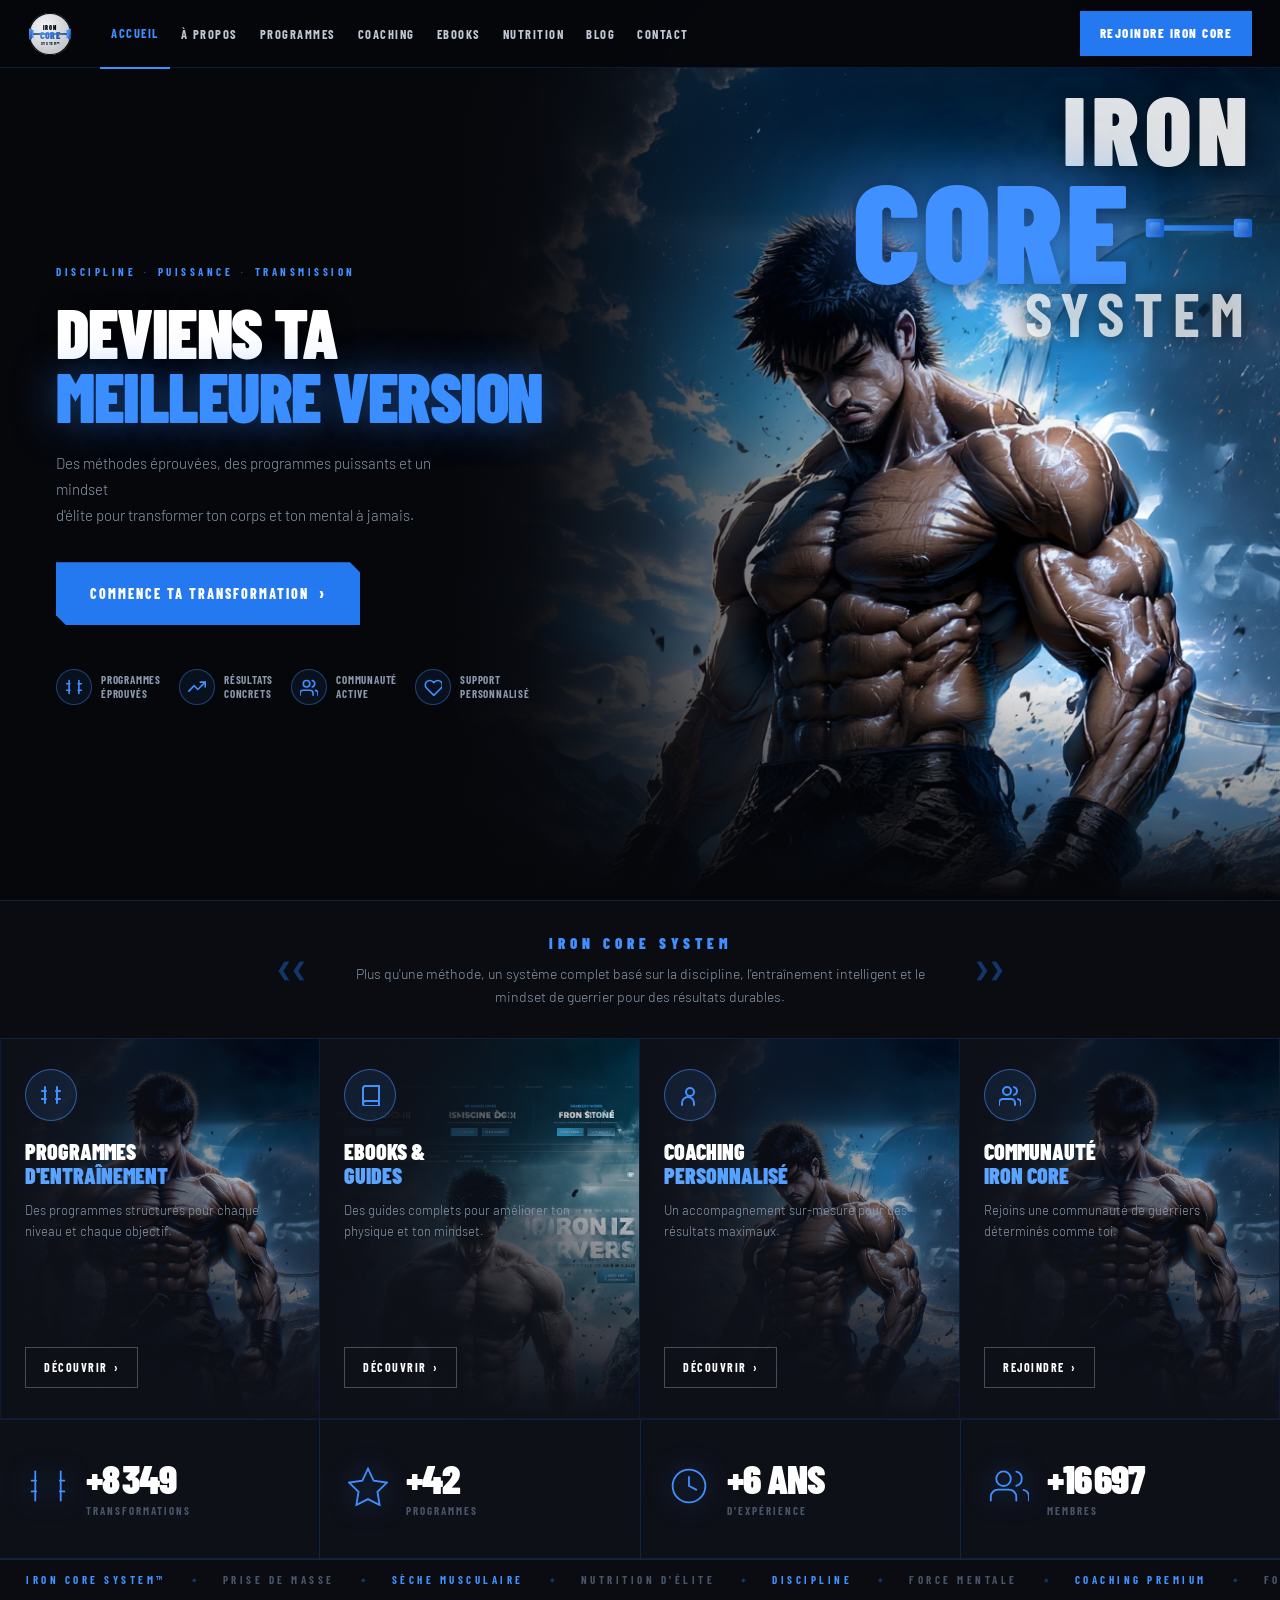
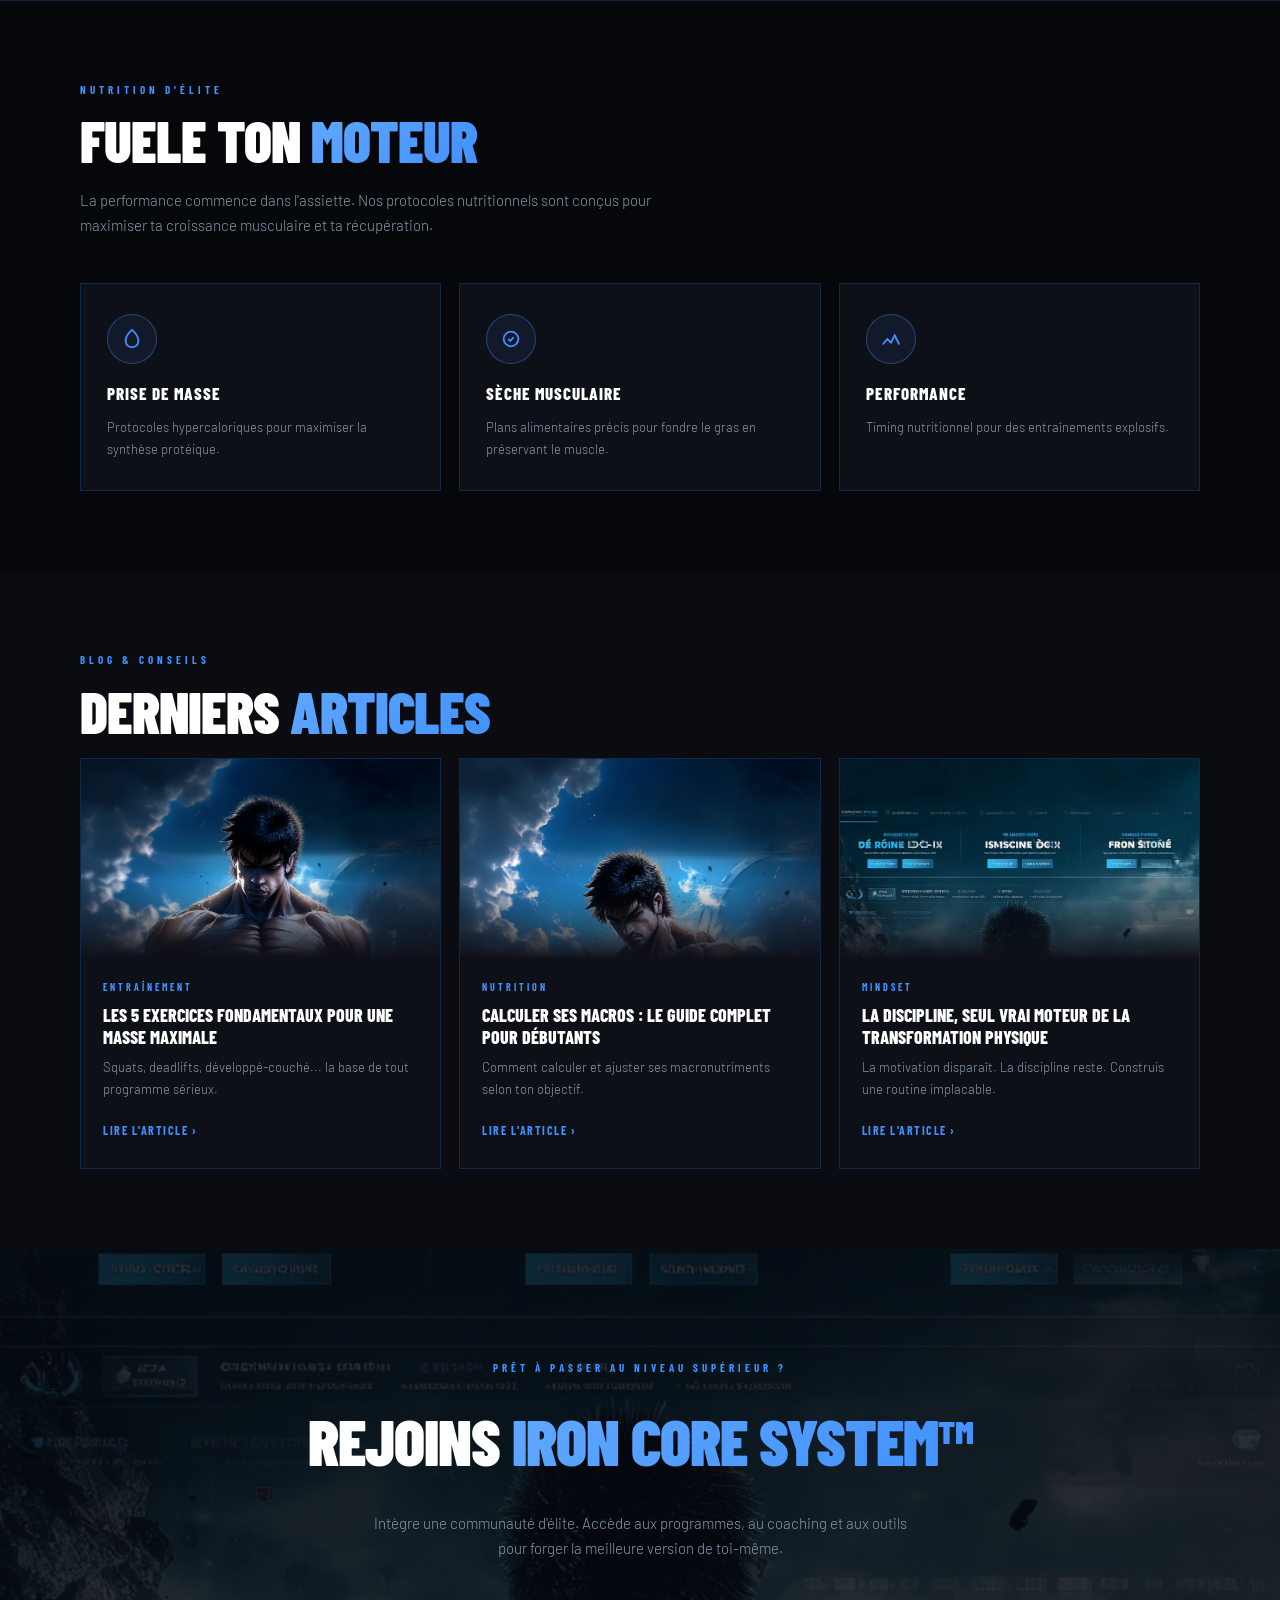
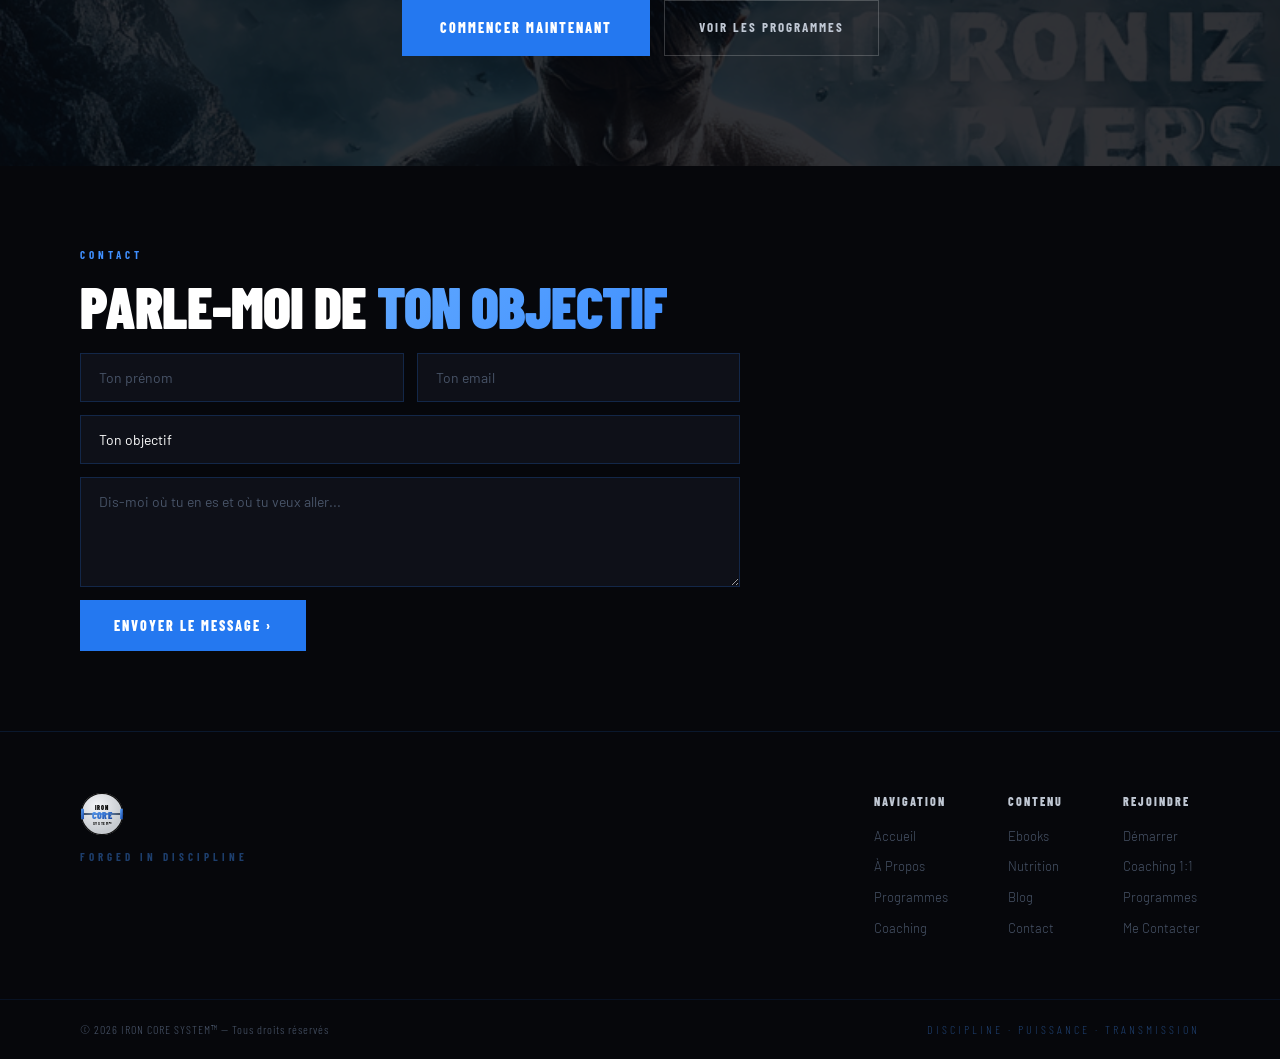
<file: iron-core-system/index.html>
<!DOCTYPE html>
<html lang="fr">
<head>
  <meta charset="UTF-8">
  <meta name="viewport" content="width=device-width, initial-scale=1.0">
  <title>IRON CORE SYSTEM™ — Deviens ta Meilleure Version</title>
  <link href="https://fonts.googleapis.com/css2?family=Barlow+Condensed:wght@300;400;700;800;900&family=Barlow:wght@300;400;500&display=swap" rel="stylesheet">
  <link rel="stylesheet" href="css/styles.css">
</head>
<body>

<!-- ═══════════════════════════ NAVBAR ═══════════════════════════ -->
<nav id="navbar">
  <div class="nav-left">
    <!-- Logo -->
    <a href="#accueil" class="logo-link">
      <svg width="44" height="44" viewBox="0 0 200 200" fill="none">
        <defs>
          <radialGradient id="lg" cx="38%" cy="32%" r="62%"><stop offset="0%" stop-color="#F4F5F8"/><stop offset="100%" stop-color="#C6CACF"/></radialGradient>
          <linearGradient id="lb" x1="0%" y1="0%" x2="100%" y2="0%"><stop offset="0%" stop-color="#0D0D0D"/><stop offset="50%" stop-color="#4090FF"/><stop offset="100%" stop-color="#0D0D0D"/></linearGradient>
          <linearGradient id="lc" x1="0%" y1="0%" x2="100%" y2="100%"><stop offset="0%" stop-color="#60A8FF"/><stop offset="100%" stop-color="#1040A0"/></linearGradient>
        </defs>
        <circle cx="100" cy="100" r="96" fill="url(#lg)"/>
        <circle cx="100" cy="100" r="94" stroke="#111" stroke-width="6" fill="none"/>
        <rect x="4" y="97" width="192" height="6" fill="url(#lb)" rx="1"/>
        <rect x="5" y="76" width="13" height="48" rx="2" fill="url(#lc)"/>
        <rect x="182" y="76" width="13" height="48" rx="2" fill="url(#lc)"/>
        <rect x="17" y="82" width="8" height="36" rx="1" fill="#4090FF"/>
        <rect x="175" y="82" width="8" height="36" rx="1" fill="#4090FF"/>
        <text x="100" y="80" text-anchor="middle" font-family="Barlow Condensed,sans-serif" font-weight="900" font-size="28" letter-spacing="4" fill="#0D0D0D">IRON</text>
        <text x="100" y="121" text-anchor="middle" font-family="Barlow Condensed,sans-serif" font-weight="900" font-size="44" letter-spacing="2" fill="url(#lc)">CORE</text>
        <text x="100" y="149" text-anchor="middle" font-family="Barlow Condensed,sans-serif" font-weight="700" font-size="20" letter-spacing="3" fill="#111">SYSTEM™</text>
      </svg>
    </a>
    <!-- Nav Links -->
    <ul class="nav-links">
      <li><a href="#accueil" class="active">ACCUEIL</a></li>
      <li><a href="#propos">À PROPOS</a></li>
      <li><a href="#programmes">PROGRAMMES</a></li>
      <li><a href="#coaching">COACHING</a></li>
      <li><a href="#ebooks">EBOOKS</a></li>
      <li><a href="#nutrition">NUTRITION</a></li>
      <li><a href="#blog">BLOG</a></li>
      <li><a href="#contact">CONTACT</a></li>
    </ul>
  </div>
  <button class="hamburger" aria-label="Menu"><span></span><span></span><span></span></button>
  <a href="#rejoindre" class="btn-nav-cta">REJOINDRE IRON CORE</a>
</nav>

<!-- ═══════════════════════════ HERO ═══════════════════════════ -->
<section class="hero" id="accueil">

  <!-- Image warrior droite -->
  <div class="hero-warrior-wrap">
    <img src="assets/images/warrior2.png" alt="Iron Core Warrior" class="hero-warrior-img">
    <!-- Dégradé : fondu gauche + fondu bas -->
    <div class="hero-warrior-fade"></div>
  </div>

  <!-- Watermark IRON CORE SYSTEM (par-dessus le warrior, côté droit) -->
  <div class="hero-brand-mark" aria-hidden="true">
    <span class="hbm-iron">IRON</span>
    <span class="hbm-core">CORE
      <svg class="hbm-dumbbell" viewBox="0 0 120 28" width="110" height="26" fill="none">
        <rect x="20" y="11" width="80" height="6" rx="1" fill="url(#dbg)"/>
        <rect x="2" y="4" width="20" height="20" rx="3" fill="url(#dbg)"/>
        <rect x="98" y="4" width="20" height="20" rx="3" fill="url(#dbg)"/>
        <rect x="6" y="8" width="12" height="12" rx="2" fill="url(#dbg2)"/>
        <rect x="102" y="8" width="12" height="12" rx="2" fill="url(#dbg2)"/>
        <defs>
          <linearGradient id="dbg" x1="0%" y1="0%" x2="100%" y2="0%"><stop offset="0%" stop-color="#4090FF"/><stop offset="100%" stop-color="#1565D8"/></linearGradient>
          <linearGradient id="dbg2" x1="0%" y1="0%" x2="100%" y2="100%"><stop offset="0%" stop-color="#60A8FF"/><stop offset="100%" stop-color="#2060D0"/></linearGradient>
        </defs>
      </svg>
    </span>
    <span class="hbm-system">SYSTEM</span>
  </div>

  <!-- Texte gauche -->
  <div class="hero-content">
    <p class="hero-eyebrow">DISCIPLINE <span class="sep-dot">•</span> PUISSANCE <span class="sep-dot">•</span> TRANSMISSION</p>

    <h1 class="hero-title">
      <span class="ht-white">DEVIENS TA</span>
      <span class="ht-blue">MEILLEURE VERSION</span>
    </h1>

    <p class="hero-desc">
      Des méthodes éprouvées, des programmes puissants et un mindset<br>
      d'élite pour transformer ton corps et ton mental à jamais.
    </p>

    <a href="#programmes" class="btn-hero-cta">
      COMMENCE TA TRANSFORMATION <span class="btn-arrow">›</span>
    </a>

    <div class="hero-badges">
      <div class="badge">
        <div class="badge-icon">
          <svg viewBox="0 0 22 22" width="18" height="18" fill="none" stroke="#4090FF" stroke-width="2" stroke-linecap="round"><path d="M5 3v16M17 3v16M2 7h4M16 7h4M2 15h4M16 15h4"/></svg>
        </div>
        <span>PROGRAMMES<br>ÉPROUVÉS</span>
      </div>
      <div class="badge">
        <div class="badge-icon">
          <svg viewBox="0 0 22 22" width="18" height="18" fill="none" stroke="#4090FF" stroke-width="2" stroke-linecap="round"><polyline points="21 5 12 14 7.5 9.5 1 16"/><polyline points="15 5 21 5 21 11"/></svg>
        </div>
        <span>RÉSULTATS<br>CONCRETS</span>
      </div>
      <div class="badge">
        <div class="badge-icon">
          <svg viewBox="0 0 22 22" width="18" height="18" fill="none" stroke="#4090FF" stroke-width="2" stroke-linecap="round"><path d="M16 21v-2a4 4 0 0 0-4-4H4a4 4 0 0 0-4 4v2"/><circle cx="8" cy="7" r="4"/><path d="M22 21v-2a4 4 0 0 0-3-3.87M15 3.13a4 4 0 0 1 0 7.75"/></svg>
        </div>
        <span>COMMUNAUTÉ<br>ACTIVE</span>
      </div>
      <div class="badge">
        <div class="badge-icon">
          <svg viewBox="0 0 22 22" width="18" height="18" fill="none" stroke="#4090FF" stroke-width="2" stroke-linecap="round"><path d="M20.84 4.61a5.5 5.5 0 0 0-7.78 0L12 5.67l-1.06-1.06a5.5 5.5 0 0 0-7.78 7.78l1.06 1.06L12 21.23l7.78-7.78 1.06-1.06a5.5 5.5 0 0 0 0-7.78z"/></svg>
        </div>
        <span>SUPPORT<br>PERSONNALISÉ</span>
      </div>
    </div>
  </div>

</section>

<!-- ═══════════════════════════ BANDE ICS ═══════════════════════════ -->
<div class="ics-band">
  <span class="ics-chevron">❮❮</span>
  <div class="ics-text">
    <p class="ics-title">IRON CORE SYSTEM</p>
    <p class="ics-desc">Plus qu'une méthode, un système complet basé sur la discipline, l'entraînement intelligent et le mindset de guerrier pour des résultats durables.</p>
  </div>
  <span class="ics-chevron">❯❯</span>
</div>

<!-- ═══════════════════════════ FEATURE CARDS ═══════════════════════════ -->
<section class="cards-section" id="programmes">
  <div class="cards-grid">

    <!-- Card 1 -->
    <div class="card" id="c1">
      <div class="card-bg" style="background-image:url('assets/images/warrior1.png')"></div>
      <div class="card-body">
        <div class="card-icon-wrap">
          <svg viewBox="0 0 22 22" width="22" height="22" fill="none" stroke="#4090FF" stroke-width="2" stroke-linecap="round"><path d="M5 3v16M17 3v16M2 7h4M16 7h4M2 15h4M16 15h4"/></svg>
        </div>
        <h3 class="card-title">PROGRAMMES<br><span class="card-blue">D'ENTRAÎNEMENT</span></h3>
        <p class="card-desc">Des programmes structurés pour chaque niveau et chaque objectif.</p>
        <a href="#programmes" class="card-cta">DÉCOUVRIR <span>›</span></a>
      </div>
    </div>

    <!-- Card 2 -->
    <div class="card" id="ebooks">
      <div class="card-bg" style="background-image:url('assets/images/warrior3.png')"></div>
      <div class="card-body">
        <div class="card-icon-wrap">
          <svg viewBox="0 0 22 22" width="22" height="22" fill="none" stroke="#4090FF" stroke-width="2" stroke-linecap="round"><path d="M4 19.5A2.5 2.5 0 0 1 6.5 17H20"/><path d="M6.5 2H20v20H6.5A2.5 2.5 0 0 1 4 19.5v-15A2.5 2.5 0 0 1 6.5 2z"/></svg>
        </div>
        <h3 class="card-title">EBOOKS &amp;<br><span class="card-blue">GUIDES</span></h3>
        <p class="card-desc">Des guides complets pour améliorer ton physique et ton mindset.</p>
        <a href="#ebooks" class="card-cta">DÉCOUVRIR <span>›</span></a>
      </div>
    </div>

    <!-- Card 3 -->
    <div class="card" id="coaching">
      <div class="card-bg" style="background-image:url('assets/images/warrior2.png')"></div>
      <div class="card-body">
        <div class="card-icon-wrap">
          <svg viewBox="0 0 22 22" width="22" height="22" fill="none" stroke="#4090FF" stroke-width="2" stroke-linecap="round"><circle cx="11" cy="8" r="4"/><path d="M3 21v-2a6 6 0 0 1 12 0v2"/></svg>
        </div>
        <h3 class="card-title">COACHING<br><span class="card-blue">PERSONNALISÉ</span></h3>
        <p class="card-desc">Un accompagnement sur-mesure pour des résultats maximaux.</p>
        <a href="#coaching" class="card-cta">DÉCOUVRIR <span>›</span></a>
      </div>
    </div>

    <!-- Card 4 -->
    <div class="card">
      <div class="card-bg" style="background-image:url('assets/images/warrior1.png'); background-position: 60% top;"></div>
      <div class="card-body">
        <div class="card-icon-wrap">
          <svg viewBox="0 0 22 22" width="22" height="22" fill="none" stroke="#4090FF" stroke-width="2" stroke-linecap="round"><path d="M16 21v-2a4 4 0 0 0-4-4H4a4 4 0 0 0-4 4v2"/><circle cx="8" cy="7" r="4"/><path d="M22 21v-2a4 4 0 0 0-3-3.87M15 3.13a4 4 0 0 1 0 7.75"/></svg>
        </div>
        <h3 class="card-title">COMMUNAUTÉ<br><span class="card-blue">IRON CORE</span></h3>
        <p class="card-desc">Rejoins une communauté de guerriers déterminés comme toi.</p>
        <a href="#rejoindre" class="card-cta">REJOINDRE <span>›</span></a>
      </div>
    </div>

  </div>
</section>

<!-- ═══════════════════════════ STATS ═══════════════════════════ -->
<section class="stats-bar">
  <div class="stat-item">
    <div class="stat-ico">
      <svg viewBox="0 0 44 44" width="40" height="40" fill="none" stroke="#4090FF" stroke-width="2" stroke-linecap="round"><path d="M8 6v32M36 6v32M4 16h5M35 16h5M4 28h5M35 28h5"/></svg>
    </div>
    <div class="stat-text">
      <p class="stat-num">+10 000</p>
      <p class="stat-lbl">TRANSFORMATIONS</p>
    </div>
  </div>
  <div class="stat-divider"></div>
  <div class="stat-item">
    <div class="stat-ico">
      <svg viewBox="0 0 44 44" width="40" height="40" fill="none" stroke="#4090FF" stroke-width="2" stroke-linecap="round"><polygon points="22 3 28.2 16.1 42.8 18.2 32.4 28.3 34.8 42.9 22 36.4 9.2 42.9 11.6 28.3 1.2 18.2 15.8 16.1 22 3"/></svg>
    </div>
    <div class="stat-text">
      <p class="stat-num">+50</p>
      <p class="stat-lbl">PROGRAMMES</p>
    </div>
  </div>
  <div class="stat-divider"></div>
  <div class="stat-item">
    <div class="stat-ico">
      <svg viewBox="0 0 44 44" width="40" height="40" fill="none" stroke="#4090FF" stroke-width="2" stroke-linecap="round"><circle cx="22" cy="22" r="18"/><polyline points="22 12 22 22 30 26"/></svg>
    </div>
    <div class="stat-text">
      <p class="stat-num">+7 ANS</p>
      <p class="stat-lbl">D'EXPÉRIENCE</p>
    </div>
  </div>
  <div class="stat-divider"></div>
  <div class="stat-item">
    <div class="stat-ico">
      <svg viewBox="0 0 44 44" width="40" height="40" fill="none" stroke="#4090FF" stroke-width="2" stroke-linecap="round"><path d="M30 38v-4a8 8 0 0 0-8-8H10a8 8 0 0 0-8 8v4"/><circle cx="16" cy="14" r="8"/><path d="M44 38v-4a8 8 0 0 0-6-7.74M30 6.26a8 8 0 0 1 0 15.5"/></svg>
    </div>
    <div class="stat-text">
      <p class="stat-num">+20 000</p>
      <p class="stat-lbl">MEMBRES</p>
    </div>
  </div>
</section>

<!-- ═══════════════════════════ TICKER ═══════════════════════════ -->
<div class="ticker">
  <div class="ticker-track">
    <span class="tk-blue">Iron Core System™</span><span class="tk-sep">◆</span>
    <span class="tk-dim">Prise de Masse</span><span class="tk-sep">◆</span>
    <span class="tk-blue">Sèche Musculaire</span><span class="tk-sep">◆</span>
    <span class="tk-dim">Nutrition d'Élite</span><span class="tk-sep">◆</span>
    <span class="tk-blue">Discipline</span><span class="tk-sep">◆</span>
    <span class="tk-dim">Force Mentale</span><span class="tk-sep">◆</span>
    <span class="tk-blue">Coaching Premium</span><span class="tk-sep">◆</span>
    <span class="tk-dim">Forged in Discipline</span><span class="tk-sep">◆</span>
    <span class="tk-blue">Iron Core System™</span><span class="tk-sep">◆</span>
    <span class="tk-dim">Prise de Masse</span><span class="tk-sep">◆</span>
    <span class="tk-blue">Sèche Musculaire</span><span class="tk-sep">◆</span>
    <span class="tk-dim">Nutrition d'Élite</span><span class="tk-sep">◆</span>
    <span class="tk-blue">Discipline</span><span class="tk-sep">◆</span>
    <span class="tk-dim">Force Mentale</span><span class="tk-sep">◆</span>
    <span class="tk-blue">Coaching Premium</span><span class="tk-sep">◆</span>
    <span class="tk-dim">Forged in Discipline</span><span class="tk-sep">◆</span>
  </div>
</div>

<!-- ═══════════════════════════ SECTIONS SUPPLÉMENTAIRES ═══════════════════════════ -->
<section class="extra-section" id="nutrition">
  <div class="extra-inner">
    <div class="section-tag">NUTRITION D'ÉLITE</div>
    <h2 class="section-h2">FUELE TON <span class="blue-g">MOTEUR</span></h2>
    <p class="section-p">La performance commence dans l'assiette. Nos protocoles nutritionnels sont conçus pour maximiser ta croissance musculaire et ta récupération.</p>
    <div class="nutri-grid">
      <div class="nutri-card"><div class="ni"><svg viewBox="0 0 24 24" width="22" height="22" fill="none" stroke="#4090FF" stroke-width="2"><path d="M12 2C12 2 5 8 5 14a7 7 0 0 0 14 0C19 8 12 2 12 2z"/></svg></div><h4>Prise de Masse</h4><p>Protocoles hypercaloriques pour maximiser la synthèse protéique.</p></div>
      <div class="nutri-card"><div class="ni"><svg viewBox="0 0 24 24" width="22" height="22" fill="none" stroke="#4090FF" stroke-width="2"><circle cx="12" cy="12" r="8"/><path d="M9 12l2 2 4-4"/></svg></div><h4>Sèche Musculaire</h4><p>Plans alimentaires précis pour fondre le gras en préservant le muscle.</p></div>
      <div class="nutri-card"><div class="ni"><svg viewBox="0 0 24 24" width="22" height="22" fill="none" stroke="#4090FF" stroke-width="2"><path d="M3 18l5-6 4 4 4-8 5 10"/></svg></div><h4>Performance</h4><p>Timing nutritionnel pour des entraînements explosifs.</p></div>
    </div>
  </div>
</section>

<section class="extra-section dark-s" id="blog">
  <div class="extra-inner">
    <div class="section-tag">BLOG & CONSEILS</div>
    <h2 class="section-h2">DERNIERS <span class="blue-g">ARTICLES</span></h2>
    <div class="blog-grid">
      <div class="blog-art">
        <div class="blog-img-wrap"><img src="assets/images/warrior1.png" alt="" class="blog-img"></div>
        <div class="blog-txt"><span class="blog-tag">ENTRAÎNEMENT</span><h4>Les 5 exercices fondamentaux pour une masse maximale</h4><p>Squats, deadlifts, développé-couché... la base de tout programme sérieux.</p><a href="#" class="blog-lnk">Lire l'article ›</a></div>
      </div>
      <div class="blog-art">
        <div class="blog-img-wrap"><img src="assets/images/warrior2.png" alt="" class="blog-img"></div>
        <div class="blog-txt"><span class="blog-tag">NUTRITION</span><h4>Calculer ses macros : le guide complet pour débutants</h4><p>Comment calculer et ajuster ses macronutriments selon ton objectif.</p><a href="#" class="blog-lnk">Lire l'article ›</a></div>
      </div>
      <div class="blog-art">
        <div class="blog-img-wrap"><img src="assets/images/warrior3.png" alt="" class="blog-img"></div>
        <div class="blog-txt"><span class="blog-tag">MINDSET</span><h4>La discipline, seul vrai moteur de la transformation physique</h4><p>La motivation disparaît. La discipline reste. Construis une routine implacable.</p><a href="#" class="blog-lnk">Lire l'article ›</a></div>
      </div>
    </div>
  </div>
</section>

<section class="cta-section" id="rejoindre">
  <div class="cta-bg-img" style="background-image:url('assets/images/warrior3.png')"></div>
  <div class="cta-overlay-dark"></div>
  <div class="cta-inner">
    <p class="cta-tag">PRÊT À PASSER AU NIVEAU SUPÉRIEUR ?</p>
    <h2 class="cta-h2">REJOINS <span class="blue-g">IRON CORE SYSTEM™</span></h2>
    <p class="cta-p">Intègre une communauté d'élite. Accède aux programmes, au coaching et aux outils pour forger la meilleure version de toi-même.</p>
    <div class="cta-btns">
      <a href="#contact" class="btn-cta-main">COMMENCER MAINTENANT</a>
      <a href="#programmes" class="btn-cta-ghost">VOIR LES PROGRAMMES</a>
    </div>
  </div>
</section>

<section class="extra-section" id="contact">
  <div class="extra-inner">
    <div class="section-tag">CONTACT</div>
    <h2 class="section-h2">PARLE-MOI DE <span class="blue-g">TON OBJECTIF</span></h2>
    <form class="cform" onsubmit="handleSubmit(event)">
      <div class="cform-row">
        <input type="text" placeholder="Ton prénom" class="cinput" required>
        <input type="email" placeholder="Ton email" class="cinput" required>
      </div>
      <select class="cinput"><option value="" disabled selected>Ton objectif</option><option>Prise de masse</option><option>Sèche musculaire</option><option>Remise en forme</option><option>Coaching personnalisé</option></select>
      <textarea class="cinput ctextarea" placeholder="Dis-moi où tu en es et où tu veux aller..." rows="4"></textarea>
      <button type="submit" class="btn-submit">ENVOYER LE MESSAGE ›</button>
    </form>
  </div>
</section>

<!-- FOOTER -->
<footer class="site-footer">
  <div class="footer-inner">
    <div class="footer-brand">
      <svg width="44" height="44" viewBox="0 0 200 200" fill="none"><defs><radialGradient id="fl" cx="38%" cy="32%" r="62%"><stop offset="0%" stop-color="#F4F5F8"/><stop offset="100%" stop-color="#C6CACF"/></radialGradient><linearGradient id="fb" x1="0%" y1="0%" x2="100%" y2="0%"><stop offset="0%" stop-color="#0D0D0D"/><stop offset="50%" stop-color="#4090FF"/><stop offset="100%" stop-color="#0D0D0D"/></linearGradient><linearGradient id="fc" x1="0%" y1="0%" x2="100%" y2="100%"><stop offset="0%" stop-color="#60A8FF"/><stop offset="100%" stop-color="#1040A0"/></linearGradient></defs><circle cx="100" cy="100" r="96" fill="url(#fl)"/><circle cx="100" cy="100" r="94" stroke="#111" stroke-width="6" fill="none"/><rect x="4" y="97" width="192" height="6" fill="url(#fb)" rx="1"/><rect x="5" y="76" width="13" height="48" rx="2" fill="url(#fc)"/><rect x="182" y="76" width="13" height="48" rx="2" fill="url(#fc)"/><text x="100" y="80" text-anchor="middle" font-family="Barlow Condensed,sans-serif" font-weight="900" font-size="28" letter-spacing="4" fill="#0D0D0D">IRON</text><text x="100" y="121" text-anchor="middle" font-family="Barlow Condensed,sans-serif" font-weight="900" font-size="44" letter-spacing="2" fill="url(#fc)">CORE</text><text x="100" y="149" text-anchor="middle" font-family="Barlow Condensed,sans-serif" font-weight="700" font-size="20" letter-spacing="3" fill="#111">SYSTEM™</text></svg>
      <p class="footer-motto">Forged in Discipline</p>
    </div>
    <div class="footer-cols">
      <div class="fcol"><p class="fcol-ttl">Navigation</p><a href="#accueil">Accueil</a><a href="#propos">À Propos</a><a href="#programmes">Programmes</a><a href="#coaching">Coaching</a></div>
      <div class="fcol"><p class="fcol-ttl">Contenu</p><a href="#ebooks">Ebooks</a><a href="#nutrition">Nutrition</a><a href="#blog">Blog</a><a href="#contact">Contact</a></div>
      <div class="fcol"><p class="fcol-ttl">Rejoindre</p><a href="#rejoindre">Démarrer</a><a href="#coaching">Coaching 1:1</a><a href="#programmes">Programmes</a><a href="#contact">Me Contacter</a></div>
    </div>
  </div>
  <div class="footer-bottom">
    <p>© 2026 IRON CORE SYSTEM™ — Tous droits réservés</p>
    <p class="footer-tagline-bot">DISCIPLINE · PUISSANCE · TRANSMISSION</p>
  </div>
</footer>

<script src="js/main.js"></script>
</body>
</html>
</file>
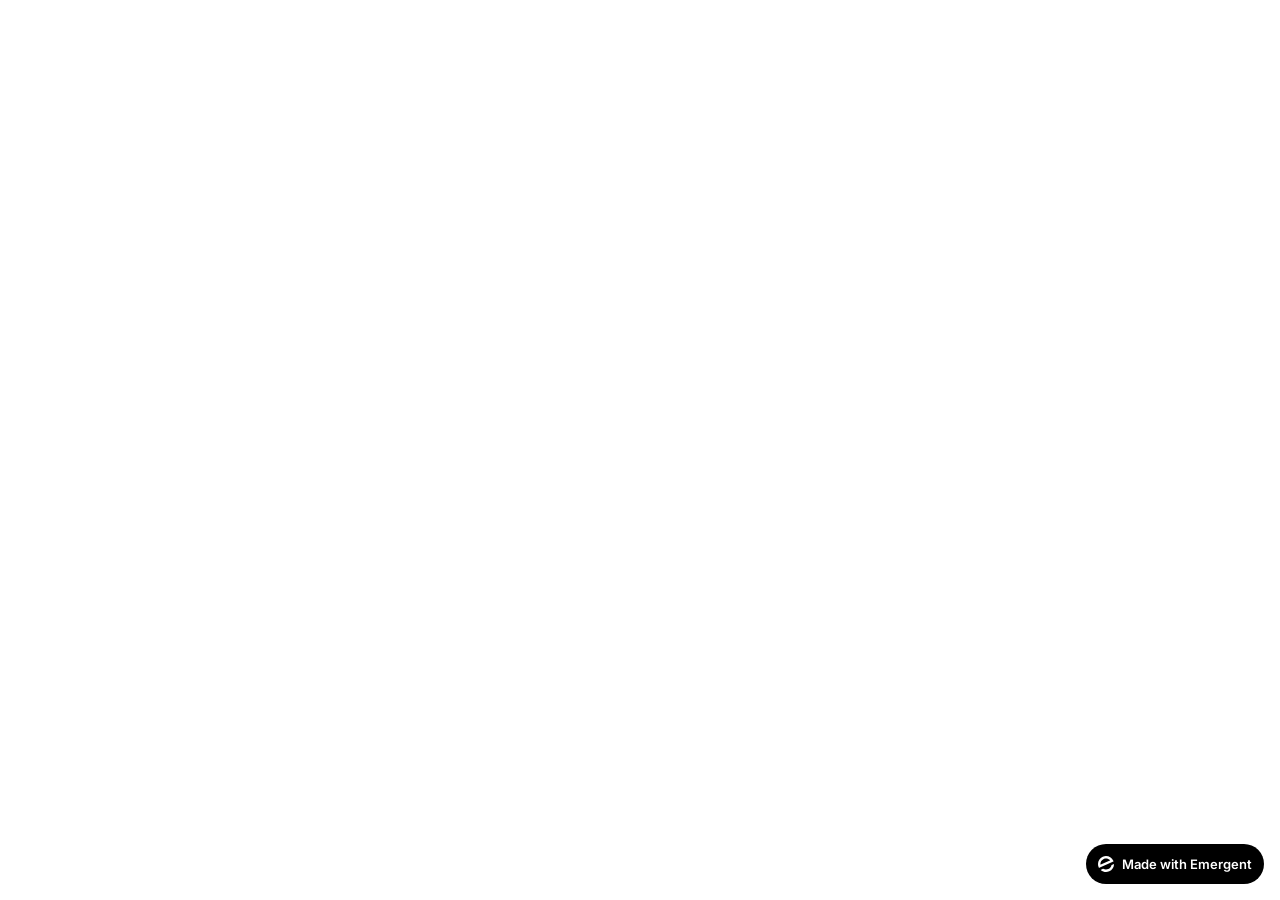
<file: frontend/public/index.html>
<!doctype html>
<html lang="fr">
    <head>
        <meta charset="utf-8" />
        <meta name="viewport" content="width=device-width, initial-scale=1, viewport-fit=cover" />
        <meta name="theme-color" content="#0A0A0A" />

        <!-- Primary SEO -->
        <title>IRON CALCULATOR — Calculateur de calories &amp; macros pour sportifs</title>
        <meta name="description" content="Calcule en quelques secondes tes besoins caloriques journaliers, ta dépense énergétique et la répartition exacte de tes macronutriments (protéines, glucides, lipides). Conçu pour les athlètes : musculation, crossfit, course à pied, endurance." />
        <meta name="keywords" content="calculateur calories, macros, nutrition sportive, musculation, crossfit, course à pied, endurance, BMR, TDEE, Mifflin-St Jeor, prise de masse, sèche, perte de poids, performance, fitness, plan nutritionnel sportif" />
        <meta name="author" content="IRON CALCULATOR" />
        <meta name="robots" content="index, follow, max-image-preview:large" />
        <link rel="canonical" href="https://iron-calculator.app/" />

        <!-- Icons -->
        <link rel="icon" type="image/svg+xml" href="%PUBLIC_URL%/favicon.svg" />
        <link rel="icon" type="image/png" sizes="192x192" href="%PUBLIC_URL%/favicon-192.png" />
        <link rel="icon" type="image/png" sizes="512x512" href="%PUBLIC_URL%/favicon-512.png" />
        <link rel="apple-touch-icon" sizes="180x180" href="%PUBLIC_URL%/apple-touch-icon.png" />
        <link rel="manifest" href="%PUBLIC_URL%/manifest.json" />

        <!-- Open Graph -->
        <meta property="og:type" content="website" />
        <meta property="og:site_name" content="IRON CALCULATOR" />
        <meta property="og:locale" content="fr_FR" />
        <meta property="og:title" content="IRON CALCULATOR — Calculateur de calories &amp; macros pour sportifs" />
        <meta property="og:description" content="Calcule tes besoins caloriques, ta dépense journalière et tes macros exactes. Conçu pour les athlètes qui ne laissent rien au hasard." />
        <meta property="og:image" content="%PUBLIC_URL%/og-image.png" />
        <meta property="og:image:width" content="1200" />
        <meta property="og:image:height" content="630" />
        <meta property="og:image:type" content="image/png" />
        <meta property="og:image:alt" content="IRON CALCULATOR — Performance Nutrition Engine" />

        <!-- Twitter -->
        <meta name="twitter:card" content="summary_large_image" />
        <meta name="twitter:title" content="IRON CALCULATOR — Calculateur de calories &amp; macros" />
        <meta name="twitter:description" content="Calcule tes besoins caloriques et tes macros exacts en quelques secondes. Pour les athlètes qui ne laissent rien au hasard." />
        <meta name="twitter:image" content="%PUBLIC_URL%/og-image.png" />
        <meta name="twitter:image:alt" content="IRON CALCULATOR — Performance Nutrition Engine" />

        <!-- Schema.org JSON-LD -->
        <script type="application/ld+json">
        {
            "@context": "https://schema.org",
            "@type": "WebApplication",
            "name": "IRON CALCULATOR",
            "description": "Calculateur de calories et de macros pour sportifs basé sur la formule Mifflin-St Jeor.",
            "applicationCategory": "HealthApplication",
            "operatingSystem": "Any",
            "inLanguage": "fr-FR",
            "offers": {
                "@type": "Offer",
                "price": "0",
                "priceCurrency": "EUR"
            }
        }
        </script>

        <!-- Fonts -->
        <link rel="preconnect" href="https://fonts.googleapis.com" />
        <link rel="preconnect" href="https://fonts.gstatic.com" crossorigin />
        <link href="https://fonts.googleapis.com/css2?family=Inter:wght@300;400;500;600;700;800&family=Bebas+Neue&family=JetBrains+Mono:wght@400;500;700&display=swap" rel="stylesheet" />

        <script>window.addEventListener("error",function(e){if(e.error instanceof DOMException&&e.error.name==="DataCloneError"&&e.message&&e.message.includes("PerformanceServerTiming")){e.stopImmediatePropagation();e.preventDefault()}},true);</script>
        <script src="https://assets.emergent.sh/scripts/emergent-main.js"></script>
    </head>
    <body>
        <noscript>You need to enable JavaScript to run this app.</noscript>
        <div id="root"></div>
        <!--
      This HTML file is a template.
      If you open it directly in the browser, you will see an empty page.

      You can add webfonts, meta tags, or analytics to this file.
      The build step will place the bundled scripts into the <body> tag.

      To begin the development, run `npm start` or `yarn start`.
      To create a production bundle, use `npm run build` or `yarn build`.
    -->
        <a
            id="emergent-badge"
            target="_blank"
            href="https://app.emergent.sh/?utm_source=emergent-badge"
            style="
                display: inline-flex !important;
                box-sizing: border-box;
                width: 178px;
                height: 40px;
                padding: 8px 12px 8px 12px;
                align-items: center !important;
                gap: 8px;
                border-radius: 50px !important;
                background: #000 !important;
                position: fixed !important;
                bottom: 16px;
                right: 16px;
                text-decoration: none;
                font-family: -apple-system, BlinkMacSystemFont,
                    &quot;Segoe UI&quot;, Roboto, Oxygen, Ubuntu, Cantarell,
                    &quot;Open Sans&quot;, &quot;Helvetica Neue&quot;,
                    sans-serif !important;
                font-size: 12px !important;
                z-index: 9999 !important;
            "
        >
            <svg xmlns="http://www.w3.org/2000/svg" width="16" height="16" viewBox="0 0 16 16" fill="none">
                <path d="M15.5702 8.13142C15.7729 8.0412 16.0007 8.18878 15.9892 8.4103C15.8374 11.3192 14.0965 14.0405 11.2531 15.3065C8.40964 16.5725 5.2224 16.0453 2.95912 14.2117C2.78676 14.072 2.82955 13.804 3.03219 13.7137L4.95677 12.8568C5.04866 12.8159 5.15446 12.823 5.24204 12.8725C6.73377 13.7153 8.59176 13.8649 10.2772 13.1145C11.9626 12.3641 13.0947 10.8833 13.4665 9.21075C13.4883 9.11256 13.5539 9.02918 13.6457 8.98827L15.5702 8.13142Z" fill="white"/>
                <path fill-rule="evenodd" clip-rule="evenodd" d="M15.3066 4.74698L15.5067 5.19653C15.5759 5.35178 15.5061 5.53366 15.3508 5.60278L1.29992 11.8586C1.14467 11.9278 0.962794 11.8579 0.893675 11.7027L0.701732 11.2716L0.693457 11.2531C-1.10317 7.21778 0.711626 2.49007 4.74692 0.693443C8.78221 -1.10318 13.51 0.711693 15.3066 4.74698ZM2.82356 8.55367C2.63552 8.63739 2.41991 8.51617 2.40853 8.31065C2.28373 6.05724 3.53858 3.85787 5.72286 2.88536C7.90715 1.91286 10.3813 2.45199 11.9724 4.05256C12.1175 4.19854 12.0633 4.43988 11.8753 4.5236L2.82356 8.55367Z" fill="white"/>
            </svg>
            <p
                style="
                    color: #FFF !important;
                    font-family: 'Inter', sans-serif !important;
                    font-size: 13px !important;
                    font-style: normal !important;
                    font-weight: 600 !important;
                    line-height: 20px !important;
                    margin: 0 !important;
                    white-space: nowrap !important;
                "
            >
                Made with Emergent
            </p>
        </a>
        <script>
            !(function (t, e) {
                var o, n, p, r;
                e.__SV ||
                    ((window.posthog = e),
                    (e._i = []),
                    (e.init = function (i, s, a) {
                        function g(t, e) {
                            var o = e.split(".");
                            2 == o.length && ((t = t[o[0]]), (e = o[1])),
                                (t[e] = function () {
                                    t.push(
                                        [e].concat(
                                            Array.prototype.slice.call(
                                                arguments,
                                                0,
                                            ),
                                        ),
                                    );
                                });
                        }
                        ((p = t.createElement("script")).type =
                            "text/javascript"),
                            (p.crossOrigin = "anonymous"),
                            (p.async = !0),
                            (p.src =
                                s.api_host.replace(
                                    ".i.posthog.com",
                                    "-assets.i.posthog.com",
                                ) + "/static/array.js"),
                            (r =
                                t.getElementsByTagName(
                                    "script",
                                )[0]).parentNode.insertBefore(p, r);
                        var u = e;
                        for (
                            void 0 !== a ? (u = e[a] = []) : (a = "posthog"),
                                u.people = u.people || [],
                                u.toString = function (t) {
                                    var e = "posthog";
                                    return (
                                        "posthog" !== a && (e += "." + a),
                                        t || (e += " (stub)"),
                                        e
                                    );
                                },
                                u.people.toString = function () {
                                    return u.toString(1) + ".people (stub)";
                                },
                                o =
                                    "init me ws ys ps bs capture je Di ks register register_once register_for_session unregister unregister_for_session Ps getFeatureFlag getFeatureFlagPayload isFeatureEnabled reloadFeatureFlags updateEarlyAccessFeatureEnrollment getEarlyAccessFeatures on onFeatureFlags onSurveysLoaded onSessionId getSurveys getActiveMatchingSurveys renderSurvey canRenderSurvey canRenderSurveyAsync identify setPersonProperties group resetGroups setPersonPropertiesForFlags resetPersonPropertiesForFlags setGroupPropertiesForFlags resetGroupPropertiesForFlags reset get_distinct_id getGroups get_session_id get_session_replay_url alias set_config startSessionRecording stopSessionRecording sessionRecordingStarted captureException loadToolbar get_property getSessionProperty Es $s createPersonProfile Is opt_in_capturing opt_out_capturing has_opted_in_capturing has_opted_out_capturing clear_opt_in_out_capturing Ss debug xs getPageViewId captureTraceFeedback captureTraceMetric".split(
                                        " ",
                                    ),
                                n = 0;
                            n < o.length;
                            n++
                        )
                            g(u, o[n]);
                        e._i.push([i, s, a]);
                    }),
                    (e.__SV = 1));
            })(document, window.posthog || []);
            posthog.init("phc_xAvL2Iq4tFmANRE7kzbKwaSqp1HJjN7x48s3vr0CMjs", {
                api_host: "https://us.i.posthog.com",
                person_profiles: "identified_only", // or 'always' to create profiles for anonymous users as well,
                session_recording: {
                    recordCrossOriginIframes: true,
                    capturePerformance: false,
                },
            });
        </script>
    </body>
</html>
</file>
<file: iron-core-system/css/styles.css>
/* ═══════════════════════════════════════════════════
   IRON CORE SYSTEM™ — Styles v3
   ═══════════════════════════════════════════════════ */

:root {
  --bg-void:  #06070B;
  --bg-deep:  #0A0C12;
  --bg-dark:  #0E1018;
  --blue-700: #1565D8;
  --blue-500: #2478F0;
  --blue-400: #4090FF;
  --blue-300: #60A8FF;
  --silver:   #C0C8D4;
  --white:    #FFFFFF;
  --text-body: #8898AA;
  --text-dim:  #485468;
  --border: rgba(36, 120, 240, 0.22);
}

*, *::before, *::after { box-sizing: border-box; margin: 0; padding: 0; }
html { scroll-behavior: smooth; }
body {
  background: var(--bg-void);
  color: var(--white);
  font-family: 'Barlow', sans-serif;
  font-weight: 300;
  line-height: 1.6;
  overflow-x: hidden;
}
img { display: block; max-width: 100%; }
a { text-decoration: none; }

/* ══════════════════════════════════════
   NAV
══════════════════════════════════════ */
#navbar {
  position: fixed; top: 0; left: 0; right: 0;
  height: 68px;
  display: flex; align-items: center; justify-content: space-between;
  padding: 0 28px;
  background: rgba(6,7,11,0.96);
  border-bottom: 1px solid rgba(36,120,240,0.18);
  backdrop-filter: blur(20px); -webkit-backdrop-filter: blur(20px);
  z-index: 999;
  transition: background 0.3s, box-shadow 0.3s;
}

.nav-left {
  display: flex; align-items: center; flex: 1;
}

.logo-link {
  display: flex; align-items: center;
  text-decoration: none; flex-shrink: 0;
  margin-right: 28px;
}

.nav-links {
  display: flex; list-style: none;
  align-items: center;
}
.nav-links li { display: flex; }
.nav-links a {
  font-family: 'Barlow Condensed', sans-serif; font-weight: 700;
  font-size: 12.5px; letter-spacing: 1.5px; text-transform: uppercase;
  color: var(--silver); text-decoration: none;
  padding: 0 11px; line-height: 68px; display: block;
  transition: color 0.2s;
  white-space: nowrap;
}
.nav-links a:hover { color: var(--blue-400); }
.nav-links a.active {
  color: var(--blue-400);
  border-bottom: 2px solid var(--blue-400);
}

.btn-nav-cta {
  font-family: 'Barlow Condensed', sans-serif; font-weight: 800;
  font-size: 13px; letter-spacing: 1.5px; text-transform: uppercase;
  color: white; background: var(--blue-500);
  padding: 12px 20px;
  text-decoration: none;
  transition: all 0.25s;
  white-space: nowrap; flex-shrink: 0;
}
.btn-nav-cta:hover {
  background: var(--blue-400);
  transform: translateY(-1px);
  box-shadow: 0 8px 28px rgba(36,120,240,0.5);
}

.hamburger {
  display: none; flex-direction: column; gap: 5px;
  background: none; border: none; cursor: pointer; padding: 4px;
}
.hamburger span { display: block; width: 24px; height: 2px; background: var(--silver); }

/* ══════════════════════════════════════
   HERO
══════════════════════════════════════ */
.hero {
  position: relative;
  min-height: 100vh;
  padding-top: 68px;
  background: var(--bg-void);
  overflow: hidden;
}

/* Warrior image — right side */
.hero-warrior-wrap {
  position: absolute;
  top: 0; right: 0; bottom: 0;
  width: 65%;
  z-index: 1;
  overflow: hidden;
}
.hero-warrior-img {
  position: absolute;
  top: 0; right: 0; bottom: 0; left: 0;
  width: 100%; height: 100%;
  object-fit: cover;
  object-position: top center;
  display: block;
}

/* Gradient fade: left blend + bottom fade */
.hero-warrior-fade {
  position: absolute; inset: 0; z-index: 2;
  background:
    linear-gradient(to right,
      var(--bg-void) 0%,
      rgba(6,7,11,0.96) 10%,
      rgba(6,7,11,0.82) 22%,
      rgba(6,7,11,0.45) 40%,
      rgba(6,7,11,0.1) 62%,
      transparent 80%),
    linear-gradient(to top,
      var(--bg-void) 0%,
      rgba(6,7,11,0.5) 10%,
      transparent 25%);
  pointer-events: none;
}

/* IRON CORE SYSTEM watermark — top right over image */
.hero-brand-mark {
  position: absolute;
  top: 88px; right: 2%;
  z-index: 3;
  pointer-events: none; user-select: none;
  display: flex; flex-direction: column;
  align-items: flex-end;
  line-height: 0.84;
}
.hbm-iron {
  font-family: 'Barlow Condensed', sans-serif; font-weight: 900;
  font-size: clamp(52px, 7.5vw, 108px);
  letter-spacing: 6px; text-transform: uppercase;
  color: rgba(255,255,255,0.88);
  text-shadow: 0 2px 30px rgba(0,0,0,0.8), 0 0 60px rgba(64,144,255,0.15);
}
.hbm-core {
  font-family: 'Barlow Condensed', sans-serif; font-weight: 900;
  font-size: clamp(70px, 11vw, 158px);
  letter-spacing: 3px; text-transform: uppercase;
  color: var(--blue-400);
  text-shadow: 0 0 60px rgba(64,144,255,0.6), 0 0 120px rgba(64,144,255,0.3), 0 2px 20px rgba(0,0,0,0.7);
  display: flex; align-items: center; gap: 12px;
}
.hbm-dumbbell { flex-shrink: 0; opacity: 0.9; }
.hbm-system {
  font-family: 'Barlow Condensed', sans-serif; font-weight: 700;
  font-size: clamp(30px, 4.8vw, 70px);
  letter-spacing: 10px; text-transform: uppercase;
  color: rgba(255,255,255,0.75);
  text-shadow: 0 2px 20px rgba(0,0,0,0.8);
}

/* Hero content — left column */
.hero-content {
  position: relative; z-index: 4;
  width: 52%;
  min-height: calc(100vh - 68px);
  padding: 72px 32px 72px 56px;
  display: flex; flex-direction: column; justify-content: center;
}

.hero-eyebrow {
  font-family: 'Barlow Condensed', sans-serif; font-weight: 700;
  font-size: 11px; letter-spacing: 3.5px; text-transform: uppercase;
  color: var(--blue-400);
  display: flex; align-items: center; gap: 8px;
  margin-bottom: 20px;
}
.sep-dot { font-size: 5px; opacity: 0.6; }

.hero-title {
  display: flex; flex-direction: column;
  margin-bottom: 22px;
}
.ht-white {
  display: block;
  font-family: 'Barlow Condensed', sans-serif; font-weight: 900;
  font-size: clamp(52px, 5.4vw, 80px);
  text-transform: uppercase;
  letter-spacing: -1.5px; line-height: 0.92;
  color: white;
  text-shadow: 0 2px 20px rgba(0,0,0,0.5);
  white-space: nowrap;
}
.ht-blue {
  display: block;
  font-family: 'Barlow Condensed', sans-serif; font-weight: 900;
  font-size: clamp(52px, 5.4vw, 80px);
  text-transform: uppercase;
  letter-spacing: -1.5px; line-height: 0.92;
  color: #3A8EFF;
  text-shadow: 0 0 40px rgba(58,142,255,0.5), 0 2px 20px rgba(0,0,0,0.4);
  white-space: nowrap;
}

.hero-desc {
  font-weight: 300; font-size: 15px;
  color: var(--text-body); line-height: 1.75;
  max-width: 400px; margin-bottom: 34px;
}

.btn-hero-cta {
  display: inline-flex; align-items: center; gap: 10px;
  font-family: 'Barlow Condensed', sans-serif; font-weight: 800;
  font-size: 14px; letter-spacing: 2px; text-transform: uppercase;
  color: white; background: var(--blue-500);
  padding: 17px 34px;
  text-decoration: none; transition: all 0.3s;
  margin-bottom: 44px; align-self: flex-start;
  clip-path: polygon(0 0, calc(100% - 10px) 0, 100% 10px, 100% 100%, 10px 100%, 0 calc(100% - 10px));
}
.btn-hero-cta:hover {
  background: var(--blue-400);
  box-shadow: 0 12px 40px rgba(36,120,240,0.55);
  transform: translateY(-2px);
}
.btn-arrow { font-size: 18px; transition: transform 0.25s; }
.btn-hero-cta:hover .btn-arrow { transform: translateX(4px); }

/* Badges row */
.hero-badges {
  display: flex; gap: 18px; flex-wrap: wrap;
}
.badge {
  display: flex; align-items: center; gap: 9px;
  font-family: 'Barlow Condensed', sans-serif; font-weight: 700;
  font-size: 11px; letter-spacing: 0.8px; text-transform: uppercase;
  color: var(--text-body); line-height: 1.3;
}
.badge-icon {
  width: 36px; height: 36px; border-radius: 50%;
  border: 1px solid rgba(64,144,255,0.38);
  background: rgba(64,144,255,0.08);
  display: flex; align-items: center; justify-content: center;
  flex-shrink: 0;
}

/* ══════════════════════════════════════
   ICS BAND
══════════════════════════════════════ */
.ics-band {
  background: var(--bg-deep);
  border-top: 1px solid rgba(36,120,240,0.2);
  border-bottom: 1px solid rgba(36,120,240,0.2);
  padding: 30px 60px;
  display: flex; align-items: center; justify-content: center;
  gap: 24px; text-align: center;
}
.ics-chevron {
  color: rgba(36,120,240,0.4);
  font-size: 18px;
  font-family: 'Barlow Condensed', sans-serif; font-weight: 900;
  flex-shrink: 0;
}
.ics-text { max-width: 620px; }
.ics-title {
  font-family: 'Barlow Condensed', sans-serif; font-weight: 900;
  font-size: 15px; letter-spacing: 5px; text-transform: uppercase;
  color: var(--blue-400); margin-bottom: 7px;
}
.ics-desc {
  font-weight: 300; font-size: 14px;
  color: var(--text-body); line-height: 1.65;
}

/* ══════════════════════════════════════
   FEATURE CARDS
══════════════════════════════════════ */
.cards-section {
  background: var(--bg-deep);
}
.cards-grid {
  display: grid;
  grid-template-columns: repeat(4, 1fr);
}

.card {
  position: relative; overflow: hidden;
  min-height: 380px;
  display: flex;
  border: 1px solid rgba(36,120,240,0.15);
  border-top: none;
  transition: border-color 0.35s;
  cursor: default;
}
.card + .card { border-left: none; }
.card:hover { border-color: rgba(64,144,255,0.5); }
.card::before {
  content: '';
  position: absolute; top: 0; left: 0; right: 0; height: 2px;
  background: linear-gradient(90deg,
    transparent, var(--blue-500), var(--blue-400), var(--blue-500), transparent);
  opacity: 0; transition: opacity 0.35s; z-index: 4;
}
.card:hover::before { opacity: 1; }

/* Card background image */
.card-bg {
  position: absolute; inset: 0;
  background-size: cover; background-position: top center;
  z-index: 0; transition: transform 0.6s ease;
}
.card:hover .card-bg { transform: scale(1.05); }

/* Dark overlay: left + bottom */
.card-bg::after {
  content: ''; position: absolute; inset: 0;
  background:
    linear-gradient(to right,
      var(--bg-dark) 0%,
      rgba(14,16,24,0.92) 28%,
      rgba(14,16,24,0.55) 60%,
      rgba(14,16,24,0.15) 85%,
      transparent 100%),
    linear-gradient(to top,
      var(--bg-dark) 0%,
      rgba(14,16,24,0.7) 28%,
      transparent 65%);
}

/* Card content */
.card-body {
  position: relative; z-index: 2;
  display: flex; flex-direction: column;
  padding: 30px 24px;
  width: 100%;
}

.card-icon-wrap {
  width: 52px; height: 52px; border-radius: 50%;
  border: 1.5px solid rgba(64,144,255,0.55);
  background: rgba(64,144,255,0.1);
  display: flex; align-items: center; justify-content: center;
  margin-bottom: 18px; flex-shrink: 0;
}

.card-title {
  font-family: 'Barlow Condensed', sans-serif; font-weight: 900;
  font-size: 22px; text-transform: uppercase;
  color: white; line-height: 1.1; margin-bottom: 12px;
}
.card-blue {
  background: linear-gradient(135deg, var(--blue-300), var(--blue-400));
  -webkit-background-clip: text; -webkit-text-fill-color: transparent;
  background-clip: text; display: block;
}

.card-desc {
  font-weight: 300; font-size: 13px;
  color: var(--text-body); line-height: 1.65;
  flex: 1; margin-bottom: 20px;
}

.card-cta {
  display: inline-flex; align-items: center; gap: 6px;
  font-family: 'Barlow Condensed', sans-serif; font-weight: 700;
  font-size: 12px; letter-spacing: 1.5px; text-transform: uppercase;
  color: white; background: transparent;
  border: 1px solid rgba(255,255,255,0.25);
  padding: 10px 18px;
  text-decoration: none; transition: all 0.25s;
  width: fit-content; margin-top: auto;
}
.card-cta:hover { border-color: var(--blue-400); color: var(--blue-400); }

/* ══════════════════════════════════════
   STATS BAR
══════════════════════════════════════ */
.stats-bar {
  display: flex; align-items: stretch;
  background: var(--bg-dark);
  border-top: 1px solid rgba(36,120,240,0.15);
  border-bottom: 1px solid rgba(36,120,240,0.15);
}

.stat-item {
  flex: 1;
  display: flex; align-items: center; gap: 18px;
  padding: 38px 28px;
}

.stat-ico { flex-shrink: 0; filter: drop-shadow(0 0 12px rgba(36,120,240,0.55)); }

.stat-text { display: flex; flex-direction: column; }

.stat-num {
  font-family: 'Barlow Condensed', sans-serif; font-weight: 900;
  font-size: 40px; letter-spacing: -1px;
  color: white; line-height: 1;
}
.stat-lbl {
  font-family: 'Barlow Condensed', sans-serif; font-weight: 700;
  font-size: 11px; letter-spacing: 2px; text-transform: uppercase;
  color: var(--text-dim); margin-top: 4px;
}

.stat-divider {
  width: 1px;
  background: rgba(36,120,240,0.2);
  align-self: stretch;
  flex-shrink: 0;
}

/* ══════════════════════════════════════
   TICKER
══════════════════════════════════════ */
.ticker {
  height: 42px;
  background: var(--bg-deep);
  overflow: hidden;
  border-top: 1px solid rgba(36,120,240,0.22);
  border-bottom: 1px solid rgba(36,120,240,0.22);
  display: flex; align-items: center;
}
.ticker-track {
  display: inline-flex; align-items: center;
  animation: ticker 50s linear infinite;
  white-space: nowrap;
}
@keyframes ticker {
  from { transform: translateX(0); }
  to { transform: translateX(-50%); }
}
.tk-blue {
  font-family: 'Barlow Condensed', sans-serif; font-weight: 700;
  font-size: 11px; letter-spacing: 3.5px; text-transform: uppercase;
  color: var(--blue-400); padding: 0 26px;
}
.tk-dim {
  font-family: 'Barlow Condensed', sans-serif; font-weight: 700;
  font-size: 11px; letter-spacing: 3.5px; text-transform: uppercase;
  color: var(--text-dim); padding: 0 26px;
}
.tk-sep { color: rgba(36,120,240,0.38); font-size: 6px; }

/* ══════════════════════════════════════
   EXTRA SECTIONS (shared)
══════════════════════════════════════ */
.extra-section { padding: 80px 80px; background: var(--bg-void); }
.extra-section.dark-s { background: var(--bg-deep); }
.extra-inner { max-width: 1200px; margin: 0 auto; }

.section-tag {
  font-family: 'Barlow Condensed', sans-serif; font-weight: 700;
  font-size: 11px; letter-spacing: 4px; text-transform: uppercase;
  color: var(--blue-400); margin-bottom: 14px;
}
.section-h2 {
  font-family: 'Barlow Condensed', sans-serif; font-weight: 900;
  font-size: clamp(34px, 4.5vw, 62px); text-transform: uppercase;
  letter-spacing: -1px; line-height: 1;
  color: white; margin-bottom: 18px;
}
.blue-g {
  background: linear-gradient(135deg, var(--blue-300), var(--blue-400));
  -webkit-background-clip: text; -webkit-text-fill-color: transparent;
  background-clip: text;
}
.section-p {
  font-weight: 300; font-size: 15px;
  color: var(--text-body); max-width: 580px;
  line-height: 1.7; margin-bottom: 44px;
}

/* Nutrition grid */
.nutri-grid {
  display: grid; grid-template-columns: repeat(3, 1fr); gap: 18px;
}
.nutri-card {
  background: var(--bg-dark);
  border: 1px solid var(--border);
  padding: 30px 26px; transition: all 0.3s;
}
.nutri-card:hover {
  border-color: rgba(64,144,255,0.45); transform: translateY(-3px);
}
.ni {
  width: 50px; height: 50px; border-radius: 50%;
  border: 1px solid rgba(64,144,255,0.4);
  background: rgba(64,144,255,0.08);
  display: flex; align-items: center; justify-content: center;
  margin-bottom: 16px;
}
.nutri-card h4 {
  font-family: 'Barlow Condensed', sans-serif; font-weight: 800;
  font-size: 17px; text-transform: uppercase; letter-spacing: 1px;
  color: white; margin-bottom: 10px;
}
.nutri-card p { font-size: 13px; color: var(--text-body); line-height: 1.65; }

/* Blog grid */
.blog-grid {
  display: grid; grid-template-columns: repeat(3, 1fr); gap: 18px;
}
.blog-art {
  background: var(--bg-dark);
  border: 1px solid var(--border); overflow: hidden;
  transition: all 0.3s;
}
.blog-art:hover { border-color: rgba(64,144,255,0.45); transform: translateY(-3px); }
.blog-img-wrap { height: 200px; overflow: hidden; position: relative; }
.blog-img {
  width: 100%; height: 100%; object-fit: cover;
  object-position: top center; display: block;
  transition: transform 0.5s ease;
}
.blog-art:hover .blog-img { transform: scale(1.05); }
.blog-img-wrap::after {
  content: ''; position: absolute; bottom: 0; left: 0; right: 0;
  height: 80px;
  background: linear-gradient(to top, var(--bg-dark), transparent);
}
.blog-txt { padding: 20px 22px 26px; }
.blog-tag {
  font-family: 'Barlow Condensed', sans-serif; font-weight: 700;
  font-size: 10px; letter-spacing: 3px; text-transform: uppercase;
  color: var(--blue-400); display: block; margin-bottom: 10px;
}
.blog-txt h4 {
  font-family: 'Barlow Condensed', sans-serif; font-weight: 800;
  font-size: 18px; text-transform: uppercase;
  color: white; line-height: 1.2; margin-bottom: 9px;
}
.blog-txt p {
  font-size: 13px; color: var(--text-body);
  line-height: 1.65; margin-bottom: 16px;
}
.blog-lnk {
  font-family: 'Barlow Condensed', sans-serif; font-weight: 700;
  font-size: 12px; letter-spacing: 1.5px; text-transform: uppercase;
  color: var(--blue-400); text-decoration: none; transition: color 0.2s;
}
.blog-lnk:hover { color: var(--blue-300); }

/* ══════════════════════════════════════
   CTA SECTION
══════════════════════════════════════ */
.cta-section {
  position: relative;
  padding: 110px 80px; text-align: center; overflow: hidden;
}
.cta-bg-img {
  position: absolute; inset: 0;
  background-size: cover; background-position: center 20%; z-index: 0;
}
.cta-overlay-dark {
  position: absolute; inset: 0;
  background: rgba(6,7,11,0.82); z-index: 1;
}
.cta-inner { position: relative; z-index: 2; }
.cta-tag {
  font-family: 'Barlow Condensed', sans-serif; font-weight: 700;
  font-size: 11px; letter-spacing: 4px; text-transform: uppercase;
  color: var(--blue-400); margin-bottom: 14px;
}
.cta-h2 {
  font-family: 'Barlow Condensed', sans-serif; font-weight: 900;
  font-size: clamp(34px, 5vw, 66px); text-transform: uppercase;
  color: white; letter-spacing: -1px; margin-bottom: 18px;
}
.cta-p {
  font-size: 15px; color: var(--text-body);
  max-width: 540px; margin: 0 auto 38px; line-height: 1.7;
}
.cta-btns {
  display: flex; gap: 14px; justify-content: center; flex-wrap: wrap;
}
.btn-cta-main {
  font-family: 'Barlow Condensed', sans-serif; font-weight: 800;
  font-size: 14px; letter-spacing: 2px; text-transform: uppercase;
  color: white; background: var(--blue-500);
  padding: 17px 38px; text-decoration: none; transition: all 0.25s;
}
.btn-cta-main:hover {
  background: var(--blue-400);
  transform: translateY(-2px);
  box-shadow: 0 12px 40px rgba(36,120,240,0.55);
}
.btn-cta-ghost {
  font-family: 'Barlow Condensed', sans-serif; font-weight: 700;
  font-size: 13px; letter-spacing: 2px; text-transform: uppercase;
  color: var(--silver); background: transparent;
  border: 1px solid rgba(255,255,255,0.2);
  padding: 16px 34px; text-decoration: none; transition: all 0.25s;
}
.btn-cta-ghost:hover { border-color: var(--blue-400); color: var(--blue-400); }

/* ══════════════════════════════════════
   CONTACT FORM
══════════════════════════════════════ */
.cform {
  display: flex; flex-direction: column;
  gap: 13px; max-width: 660px;
}
.cform-row {
  display: grid; grid-template-columns: 1fr 1fr; gap: 13px;
}
.cinput {
  background: var(--bg-dark);
  border: 1px solid var(--border);
  color: white; font-family: 'Barlow', sans-serif;
  font-size: 14px; padding: 15px 18px;
  outline: none; transition: border-color 0.25s;
  width: 100%; appearance: none;
}
.cinput::placeholder { color: var(--text-dim); }
.cinput:focus { border-color: rgba(64,144,255,0.6); }
.ctextarea { resize: vertical; min-height: 110px; }
select.cinput { cursor: pointer; }
select.cinput option { background: var(--bg-dark); }
.btn-submit {
  font-family: 'Barlow Condensed', sans-serif; font-weight: 800;
  font-size: 14px; letter-spacing: 2px; text-transform: uppercase;
  color: white; background: var(--blue-500);
  border: none; padding: 17px 34px; cursor: pointer;
  transition: all 0.25s; align-self: flex-start;
}
.btn-submit:hover {
  background: var(--blue-400);
  transform: translateY(-2px);
  box-shadow: 0 8px 30px rgba(36,120,240,0.5);
}

/* ══════════════════════════════════════
   FOOTER
══════════════════════════════════════ */
.site-footer {
  background: var(--bg-void);
  border-top: 1px solid rgba(36,120,240,0.15);
}
.footer-inner {
  display: flex; gap: 60px;
  padding: 60px 80px; flex-wrap: wrap;
}
.footer-brand {
  display: flex; flex-direction: column;
  align-items: flex-start; gap: 12px; flex-shrink: 0;
}
.footer-motto {
  font-family: 'Barlow Condensed', sans-serif; font-weight: 700;
  font-size: 11px; letter-spacing: 4px; text-transform: uppercase;
  color: rgba(64,144,255,0.4);
}
.footer-cols {
  display: flex; gap: 60px; flex: 1;
  justify-content: flex-end; flex-wrap: wrap;
}
.fcol { display: flex; flex-direction: column; gap: 10px; }
.fcol-ttl {
  font-family: 'Barlow Condensed', sans-serif; font-weight: 800;
  font-size: 12px; letter-spacing: 2px; text-transform: uppercase;
  color: var(--silver); margin-bottom: 4px;
}
.fcol a {
  font-size: 13px; color: var(--text-dim);
  text-decoration: none; transition: color 0.2s;
}
.fcol a:hover { color: var(--blue-400); }
.footer-bottom {
  border-top: 1px solid rgba(36,120,240,0.1);
  padding: 20px 80px;
  display: flex; justify-content: space-between;
  align-items: center; flex-wrap: wrap; gap: 10px;
}
.footer-bottom p {
  font-family: 'Barlow Condensed', sans-serif;
  font-size: 12px; letter-spacing: 1px; color: var(--text-dim);
}
.footer-tagline-bot { letter-spacing: 3px !important; color: rgba(64,144,255,0.4) !important; }

/* ══════════════════════════════════════
   SCROLL REVEAL
══════════════════════════════════════ */
.reveal {
  opacity: 0; transform: translateY(22px);
  transition: opacity 0.8s cubic-bezier(0.16,1,0.3,1), transform 0.8s cubic-bezier(0.16,1,0.3,1);
}
.reveal.visible { opacity: 1; transform: translateY(0); }

/* ══════════════════════════════════════
   RESPONSIVE — TABLET (≤1200px)
══════════════════════════════════════ */
@media (max-width: 1200px) {
  .hero-content { padding: 60px 36px 60px 44px; width: 55%; }
  .hero-warrior-wrap { width: 58%; }
  .cards-grid { grid-template-columns: repeat(2, 1fr); }
  .stats-bar { flex-wrap: wrap; }
  .stat-item { flex: 1 1 45%; min-width: 200px; }
  .stat-divider:nth-child(4) { display: none; }
  .nutri-grid, .blog-grid { grid-template-columns: repeat(2, 1fr); }
  .extra-section { padding-left: 44px; padding-right: 44px; }
  .cta-section { padding-left: 44px; padding-right: 44px; }
  .footer-inner, .footer-bottom { padding-left: 44px; padding-right: 44px; }
}

/* ══════════════════════════════════════
   RESPONSIVE — MOBILE (≤768px)
══════════════════════════════════════ */
@media (max-width: 768px) {
  /* Nav */
  .nav-links, .btn-nav-cta { display: none; }
  .hamburger { display: flex; }
  .nav-links.open {
    display: flex; flex-direction: column;
    position: fixed; top: 68px; left: 0; right: 0;
    background: rgba(6,7,11,0.98);
    border-bottom: 1px solid var(--border);
    padding: 16px 0; z-index: 998;
  }
  .nav-links.open li { width: 100%; }
  .nav-links.open a { line-height: 48px; padding: 0 28px; border-bottom: none; }

  /* Hero */
  .hero { display: flex; flex-direction: column; min-height: auto; }
  .hero-warrior-wrap {
    position: relative;
    top: auto; right: auto; bottom: auto;
    width: 100%; height: 60vw; min-height: 260px;
    order: -1;
  }
  .hero-warrior-img { position: absolute; }
  .hero-brand-mark { display: none; }
  .hero-content {
    position: relative; width: 100%;
    min-height: auto; padding: 36px 20px 50px;
    text-align: center;
  }
  .hero-eyebrow { justify-content: center; }
  .btn-hero-cta { margin: 0 auto 36px; }
  .hero-badges { justify-content: center; gap: 14px; }

  /* ICS */
  .ics-band { padding: 22px 20px; flex-direction: column; gap: 12px; }

  /* Cards */
  .cards-grid { grid-template-columns: 1fr; }
  .card { min-height: 300px; }
  .card + .card { border-left: 1px solid rgba(36,120,240,0.15); border-top: none; }

  /* Stats */
  .stats-bar { flex-wrap: wrap; }
  .stat-item { flex: 1 1 40%; padding: 24px 18px; gap: 12px; }
  .stat-num { font-size: 28px; }
  .stat-divider { display: none; }

  /* Sections */
  .extra-section, .cta-section { padding: 56px 20px; }
  .nutri-grid, .blog-grid { grid-template-columns: 1fr; }
  .cform-row { grid-template-columns: 1fr; }

  /* Footer */
  .footer-inner { padding: 40px 20px; flex-direction: column; gap: 32px; }
  .footer-cols { justify-content: flex-start; gap: 32px; }
  .footer-bottom { padding: 16px 20px; flex-direction: column; text-align: center; }
  #navbar { padding: 0 18px; }
}
</file>
